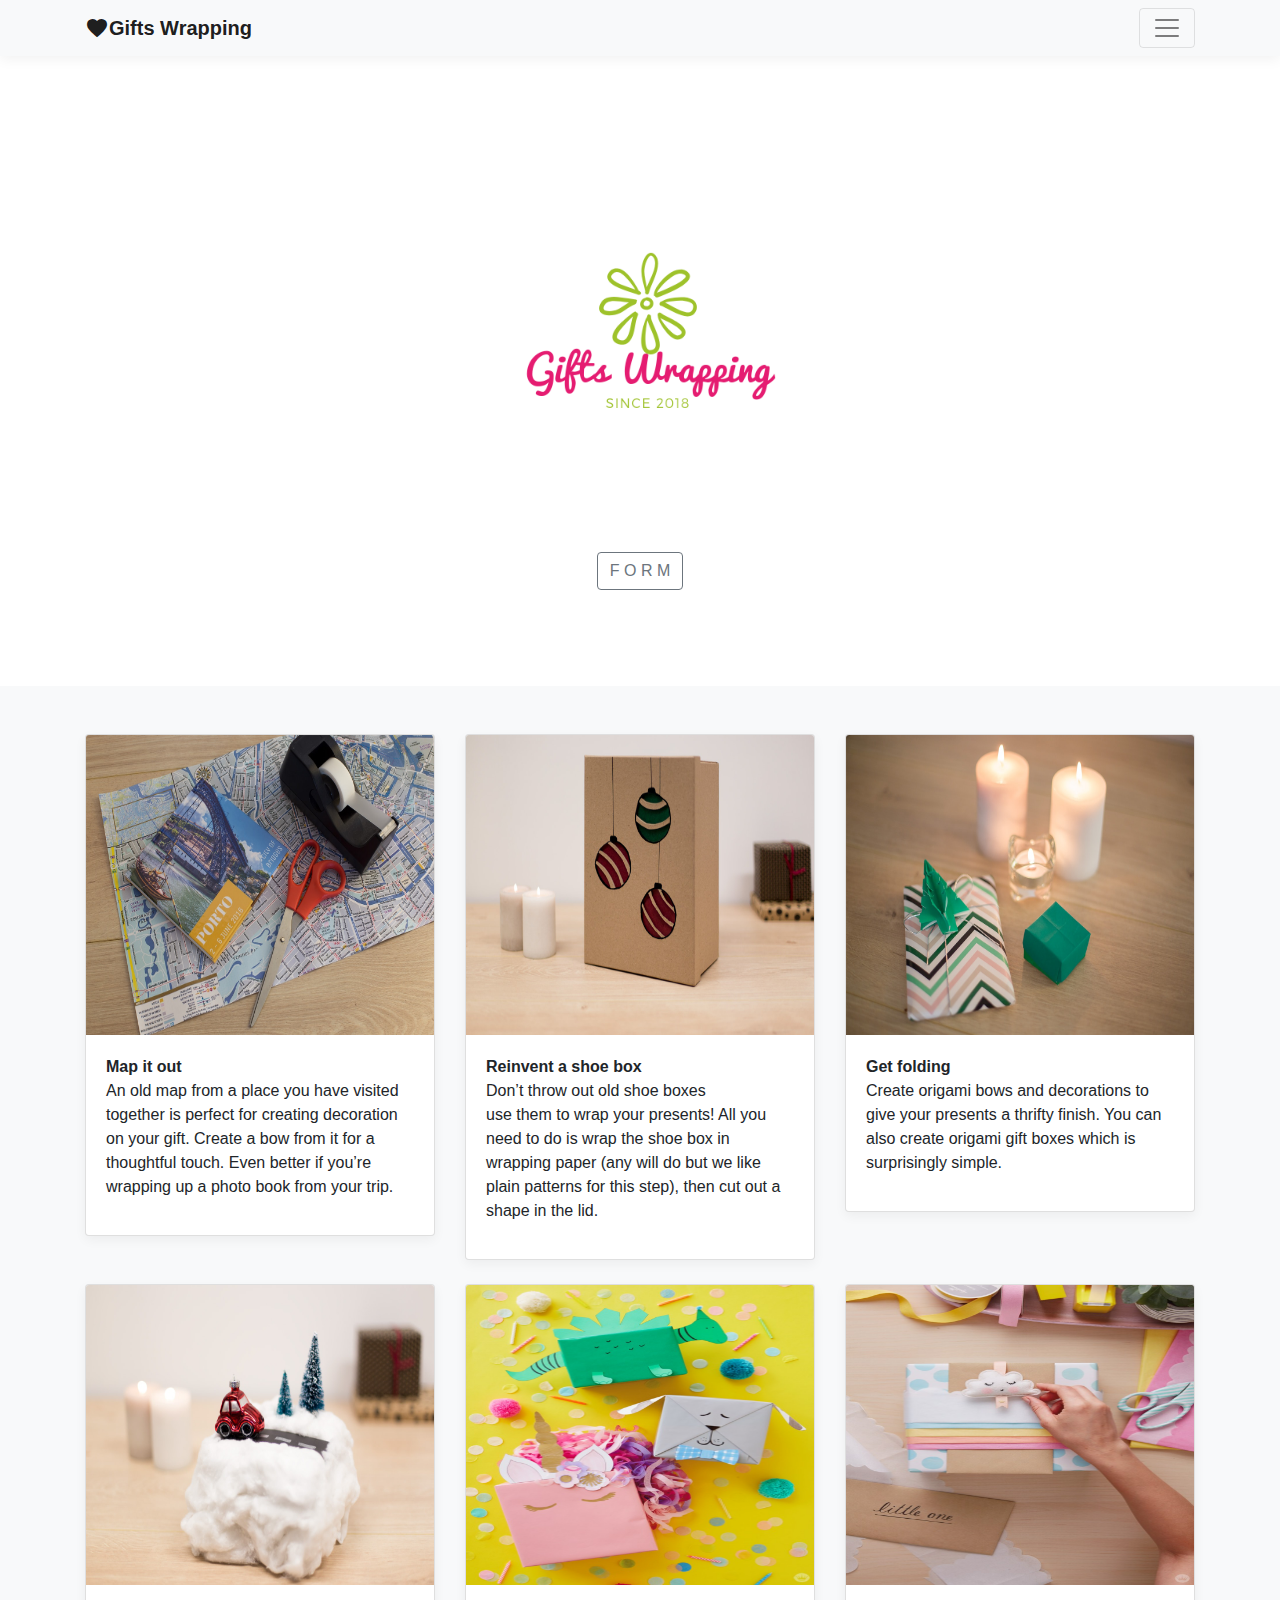
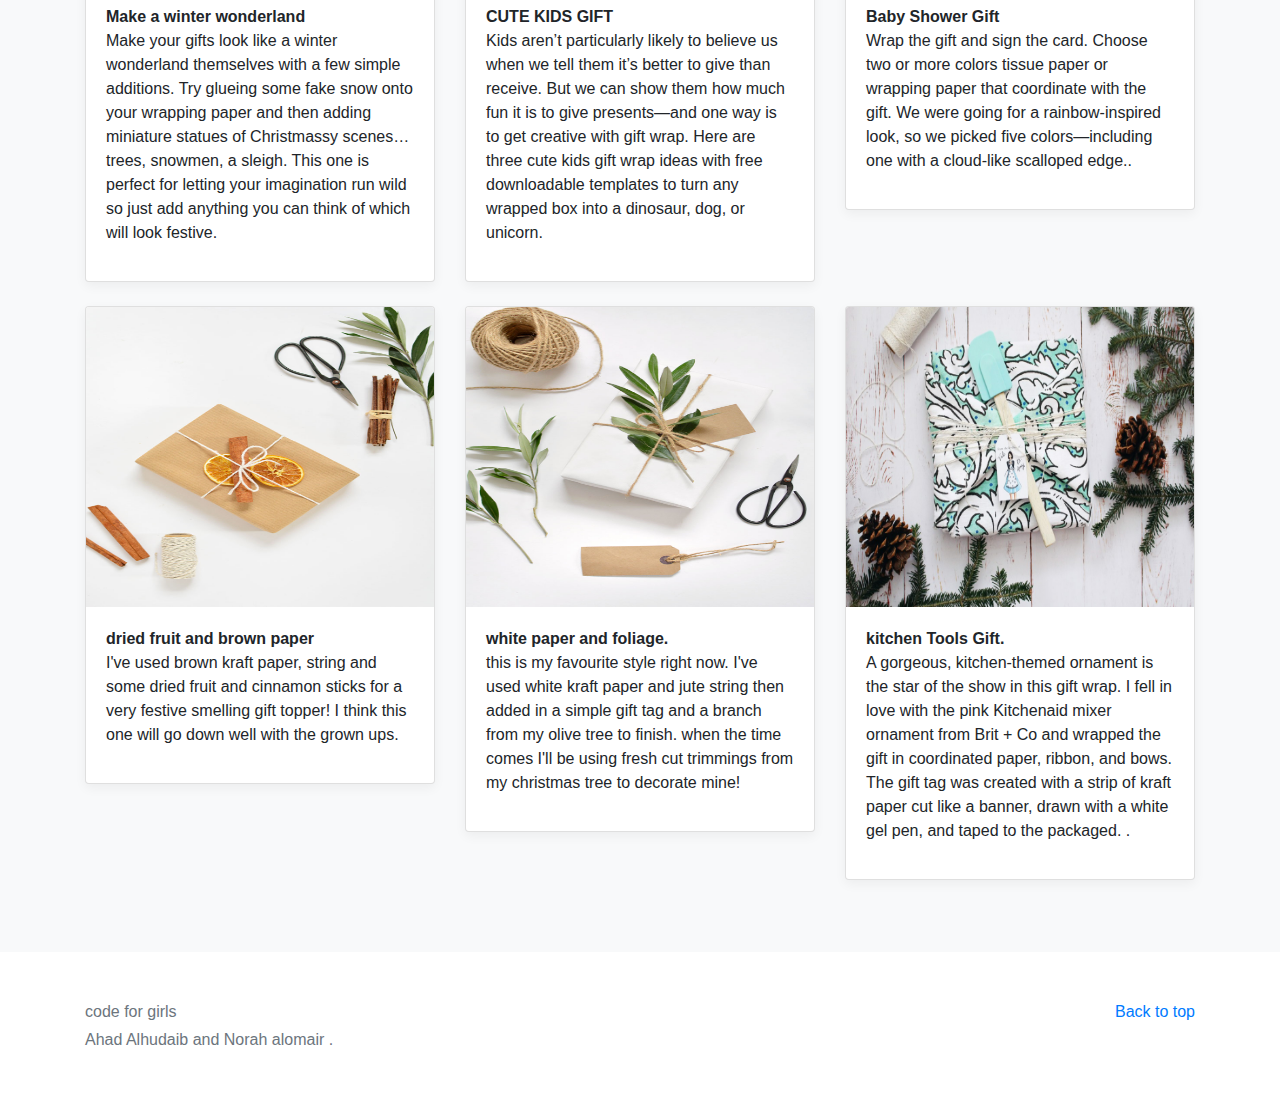
<file: index.html>
<!doctype html>
<html lang="en">
  <head>
    <meta charset="utf-8">
    <meta name="viewport" content="width=device-width, initial-scale=1, shrink-to-fit=no">
    <meta name="description" content="">
    <meta name="author" content="">
    <!-- <link rel="icon" href="../../../../favicon.ico"> -->

    <title> gifts Warpping </title>

    <!-- Bootstrap core CSS -->
    <link href="dist/css/bootstrap.min.css" rel="stylesheet">

    <!-- Custom styles for this template -->
    <link href="album.css" rel="stylesheet">
  </head>

  <body>

    <header>
      <div class="collapse bg-light" id="navbarHeader">
        <div class="container">
          <div class="row">
            <div class="col-sm-8 col-md-7 py-4">
              <h4 class="text-black">About</h4>
              <p class="text-muted">Welcome To The Gifts Wrapping Website. <br> In Our Website You Can Find Ideas About How To Make Creative Gifts <br>We Hope To Find What You Want</p>
            </div>
            <div class="col-sm-4 offset-md-1 py-4">
              <h4 class="text-black">Contact</h4>
              <ul class="list-unstyled">
                <li><a href="#" class="text-black">Follow on Twitter</a></li>
                <!-- <li><a href="#" class="text-black"></a></li> -->
                <li><a href="contact.html" class="text-black"> send Message </a></li>
              </ul>
            </div>
          </div>
        </div>
      </div>
      <div class="navbar navbar-light bg-light box-shadow">
        <div class="container d-flex justify-content-between">
          <a href="#" class="navbar-brand d-flex align-items-center">
<link rel="stylesheet" href="https://fonts.googleapis.com/icon?family=Material+Icons">
            <i class="material-icons">favorite</i>
            <!-- <svg xmlns="http://www.w3.org/2000/svg" width="20" height="20" viewBox="0 0 24 24" fill="none" stroke="currentColor" stroke-width="2" stroke-linecap="round" stroke-linejoin="round" class="mr-2"><path d="M23 19a2 2 0 0 1-2 2H3a2 2 0 0 1-2-2V8a2 2 0 0 1 2-2h4l2-3h6l2 3h4a2 2 0 0 1 2 2z"></path><circle cx="12" cy="13" r="4"></circle></svg> -->
            <strong>Gifts Wrapping</strong>
          </a>
          <button class="navbar-toggler" type="button" data-toggle="collapse" data-target="#navbarHeader" aria-controls="navbarHeader" aria-expanded="false" aria-label="Toggle navigation">
            <span class="navbar-toggler-icon"></span>
          </button>
        </div>
      </div>
    </header>

    <main role="main">

      <section class="jumbotron text-center">
        <div class="container">
          <img class="first" src="IMG_3215.PNG" width="50px" height="50px">
          <!-- <h1 class="jumbotron-heading">Gifts Wwrapping </h1> -->
          <!-- <p class="lead text-muted">Something short and leading about the collection below—its contents, the creator, etc. Make it short and sweet, but not too short so folks don't simply skip over it entirely.</p> -->
          <p>

          <!-- <a href="#" class="btn btn-primary my-2"> form </a> -->

            <!-- <button type="button"class="btn btn-outline-secondary">F O R M</button> -->
<a href="form.html" rel="stylesheet"><button type="button"class="btn btn-outline-secondary">F O R M</button></a>

          </p>
        </div>
      </section>

      <div class="album py-5 bg-light">
        <div class="container">

          <div class="row">
            <div class="col-md-4">
              <div class="card mb-4 box-shadow">
                <img class="card-img-top" img src="gift-wrapping-ideas-maps-1.jpg" alt="Card image cap">
                <div class="card-body">
                  <p class="card-text"> <strong>Map it out</strong> <br> An old map from a place you have visited together is perfect for creating decoration on your gift. Create a bow from it for a thoughtful touch. Even better if you’re wrapping up a photo book from your trip.</p>
                  <div class="d-flex justify-content-between align-items-center">
                    <div class="btn-group">
                      <!-- <button type="button" class="btn btn-sm btn-outline-secondary">View</button> -->
                      <!-- <button type="button" class="btn btn-sm btn-outline-secondary">Edit</button> -->
                    </div>
                    <!-- <small class="text-muted">9 mins</small> -->
                  </div>
                </div>
              </div>
            </div>
            <div class="col-md-4">
              <div class="card mb-4 box-shadow">
                <img class="card-img-top" img src="gift-wrapping-ideas-BaubleBox.jpg" alt="Card image cap">
                <div class="card-body">
                  <p class="card-text"> <strong> Reinvent a shoe box </strong> <br> Don’t throw out old shoe boxes<br> use them to wrap your presents! All you need to do is wrap the shoe box in wrapping paper (any will do but we like plain patterns for this step), then cut out a shape in the lid.</p>
                  <div class="d-flex justify-content-between align-items-center">
                    <div class="btn-group">
                      <!-- <button type="button" class="btn btn-sm btn-outline-secondary">View</button> -->
                      <!-- <button type="button" class="btn btn-sm btn-outline-secondary">Edit</button> -->
                    </div>
                    <!-- <small class="text-muted">9 mins</small> -->
                  </div>
                </div>
              </div>
            </div>
            <div class="col-md-4">
              <div class="card mb-4 box-shadow">
                <img class="card-img-top" img src="gift-wrapping-ideas-origami-1.jpg" alt="Card image cap">
                <div class="card-body">
                  <p class="card-text"> <strong> Get folding </strong> <br> Create origami bows and decorations to give your presents a thrifty finish. You can also create origami gift boxes which is surprisingly simple.</p>
                  <div class="d-flex justify-content-between align-items-center">
                    <div class="btn-group">
                      <!-- <button type="button" class="btn btn-sm btn-outline-secondary">View</button> -->
                      <!-- <button type="button" class="btn btn-sm btn-outline-secondary">Edit</button> -->
                    </div>
                    <!-- <small class="text-muted">9 mins</small> -->
                  </div>
                </div>
              </div>
            </div>

            <div class="col-md-4">
              <div class="card mb-4 box-shadow">
                <img class="card-img-top" img src="gift-wrapping-ideas-winter-wonderland.jpg" alt="Card image cap">
                <div class="card-body">
                  <p class="card-text"><strong> Make a winter wonderland </strong> <br>  Make your gifts look like a winter wonderland themselves with a few simple additions. Try glueing some fake snow onto your wrapping paper and then adding miniature statues of Christmassy scenes… trees, snowmen, a sleigh. This one is perfect for letting your imagination run wild so just add anything you can think of which will look festive.</p>
                  <div class="d-flex justify-content-between align-items-center">
                    <div class="btn-group">
                      <!-- <button type="button" class="btn btn-sm btn-outline-secondary">View</button> -->
                      <!-- <button type="button" class="btn btn-sm btn-outline-secondary">Edit</button> -->
                    </div>
                    <!-- <small class="text-muted">9 mins</small> -->
                  </div>
                </div>
              </div>
            </div>
            <div class="col-md-4">
              <div class="card mb-4 box-shadow">
                <img class="card-img-top" img src="Kids-Animal-Giftwrap-_-thinkmakeshareblog-2.jpg" alt="Card image cap">
                <div class="card-body">
                  <p class="card-text"><strong>
CUTE KIDS GIFT</strong> <br> Kids aren’t particularly likely to believe us when we tell them it’s better to give than receive. But we can show them how much fun it is to give presents—and one way is to get creative with gift wrap. Here are three cute kids gift wrap ideas with free downloadable templates to turn any wrapped box into a dinosaur, dog, or unicorn.</p>
                  <div class="d-flex justify-content-between align-items-center">
                    <div class="btn-group">
                      <!-- <button type="button" class="btn btn-sm btn-outline-secondary">View</button> -->
                      <!-- <button type="button" class="btn btn-sm btn-outline-secondary">Edit</button> -->
                    </div>
                    <!-- <small class="text-muted">9 mins</small> -->
                  </div>
                </div>
              </div>
            </div>
            <div class="col-md-4">
              <div class="card mb-4 box-shadow">
                <img class="card-img-top" img src="Baby-Gift-Wrap-_-thinkmakeshareblog-3.jpg" alt="Card image cap">
                <div class="card-body">
                  <p class="card-text"><strong> Baby Shower Gift </strong> <br>Wrap the gift and sign the card. Choose two or more colors tissue paper or wrapping paper that coordinate with the gift. We were going for a rainbow-inspired look, so we picked five colors—including one with a cloud-like scalloped edge..</p>
                  <div class="d-flex justify-content-between align-items-center">
                    <div class="btn-group">
                      <!-- <button type="button" class="btn btn-sm btn-outline-secondary">View</button> -->
                      <!-- <button type="button" class="btn btn-sm btn-outline-secondary">Edit</button> -->
                    </div>
                    <!-- <small class="text-muted">9 mins</small> -->
                  </div>
                </div>
              </div>
            </div>

            <div class="col-md-4">
              <div class="card mb-4 box-shadow">
                <img class="card-img-top" img src="diy dried fruit gift topper.jpg" alt="Card image cap">
                <div class="card-body">
                  <p class="card-text"><strong> dried fruit and brown paper </strong> <br>I've used brown kraft paper, string and some dried fruit and cinnamon sticks for a very festive smelling gift topper! I think this one will go down well with the grown ups.</p>
                  <div class="d-flex justify-content-between align-items-center">
                    <div class="btn-group">
                      <!-- <button type="button" class="btn btn-sm btn-outline-secondary">View</button>
                      <button type="button" class="btn btn-sm btn-outline-secondary">Edit</button> -->
                    </div>
                    <!-- <small class="text-muted">9 mins</small> -->
                  </div>
                </div>
              </div>
            </div>
            <div class="col-md-4">
              <div class="card mb-4 box-shadow">
                <img class="card-img-top" img src="easy ways to wrap christmas presents.jpg" alt="Card image cap">
                <div class="card-body">
                  <p class="card-text"><strong> white paper and foliage. </strong> <br>this is my favourite style right now. I've used white kraft paper and jute string then added in a simple gift tag and a branch from my olive tree to finish. when the time comes I'll be using fresh cut trimmings from my christmas tree to decorate mine!</p>
                  <div class="d-flex justify-content-between align-items-center">
                    <div class="btn-group">
                      <!-- <button type="button" class="btn btn-sm btn-outline-secondary">View</button>
                      <button type="button" class="btn btn-sm btn-outline-secondary">Edit</button> -->
                    </div>
                    <!-- <small class="text-muted">9 mins</small> -->
                  </div>
                </div>
              </div>
            </div>
            <div class="col-md-4">
              <div class="card mb-4 box-shadow">
                <img class="card-img-top" img src="KKDwrap9-1.jpg" alt="Card image cap">
                <div class="card-body">
                  <p class="card-text"><strong> kitchen Tools Gift. </strong> <br>A gorgeous, kitchen-themed ornament is the star of the show in this gift wrap. I fell in love with the pink Kitchenaid mixer ornament from Brit + Co and wrapped the gift in coordinated paper, ribbon, and bows. The gift tag was created with a strip of kraft paper cut like a banner, drawn with a white gel pen, and taped to the packaged.

.</p>
                  <div class="d-flex justify-content-between align-items-center">
                    <div class="btn-group">
                      <!-- <button type="button" class="btn btn-sm btn-outline-secondary">View</button> -->
                      <!-- <button type="button" class="btn btn-sm btn-outline-secondary">Edit</button> -->
                    </div>
                    <!-- <small class="text-muted">9 mins</small> -->
                  </div>
                </div>
              </div>
            </div>
          </div>
        </div>
      </div>

    </main>

    <footer class="text-muted">
      <div class="container">
        <p class="float-right">
          <a href="#">Back to top </a>
        </p>
         <p>code for girls  </p>
        <p> Ahad Alhudaib and Norah alomair </a>.</p>
      </div>
    </footer>

    <!-- Bootstrap core JavaScript
    ================================================== -->
    <!-- Placed at the end of the document so the pages load faster -->
    <script src="https://code.jquery.com/jquery-3.2.1.slim.min.js" integrity="sha384-KJ3o2DKtIkvYIK3UENzmM7KCkRr/rE9/Qpg6aAZGJwFDMVNA/GpGFF93hXpG5KkN" crossorigin="anonymous"></script>
    <script>window.jQuery || document.write('<script src="assets/js/vendor/jquery-slim.min.js"><\/script>')</script>
    <script src="assets/js/vendor/popper.min.js"></script>
    <script src="dist/js/bootstrap.min.js"></script>
    <script src="/assets/js/vendor/holder.min.js"></script>
  </body>
</html>
</file>
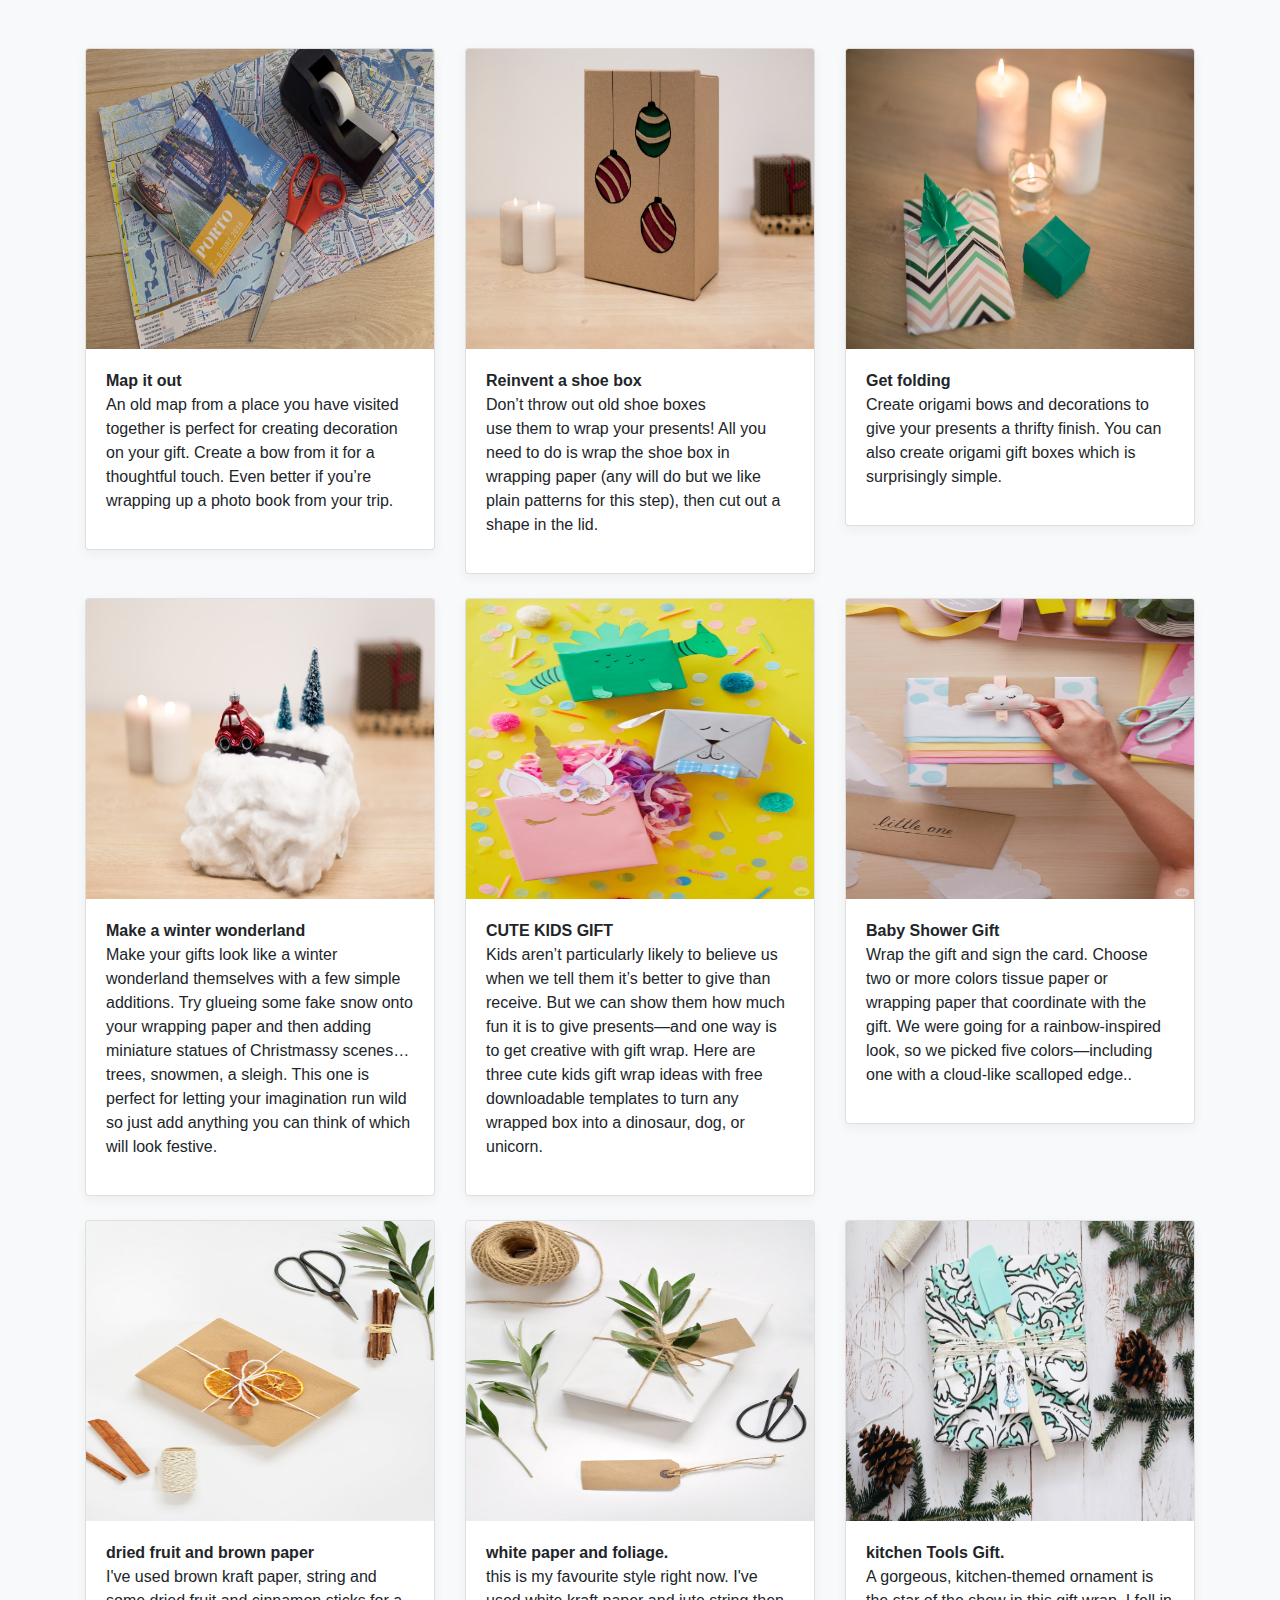
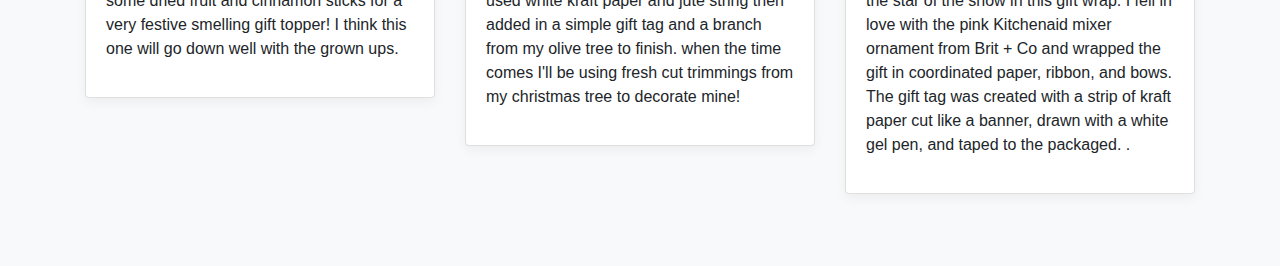
<file: card.html>
<html>


<body>


<head>

    <link href="dist/css/bootstrap.min.css" rel="stylesheet">
<link href="album.css" rel="stylesheet">

</head>



<main role="main">



  <div class="album py-5 bg-light">
    <div class="container">

      <div class="row">
        <div class="col-md-4">
          <div class="card mb-4 box-shadow">
            <img class="card-img-top" id='card1'src="gift-wrapping-ideas-maps-1.jpg" alt="Card image cap">
            <div class="card-body">
              <p class="card-text"> <strong>Map it out</strong> <br> An old map from a place you have visited together is perfect for creating decoration on your gift. Create a bow from it for a thoughtful touch. Even better if you’re wrapping up a photo book from your trip.</p>
              <div class="d-flex justify-content-between align-items-center">
                <div class="btn-group">
                  <!-- <button type="button" class="btn btn-sm btn-outline-secondary">View</button> -->
                  <!-- <button type="button" class="btn btn-sm btn-outline-secondary">Edit</button> -->
                </div>
                <!-- <small class="text-muted">9 mins</small> -->
              </div>
            </div>
          </div>
        </div>
        <div class="col-md-4">
          <div class="card mb-4 box-shadow">
            <img class="card-img-top" img id='card2'src="gift-wrapping-ideas-BaubleBox.jpg" alt="Card image cap">
            <div class="card-body">
              <p class="card-text"> <strong> Reinvent a shoe box </strong> <br> Don’t throw out old shoe boxes<br> use them to wrap your presents! All you need to do is wrap the shoe box in wrapping paper (any will do but we like plain patterns for this step), then cut out a shape in the lid.</p>
              <div class="d-flex justify-content-between align-items-center">
                <div class="btn-group">
                  <!-- <button type="button" class="btn btn-sm btn-outline-secondary">View</button> -->
                  <!-- <button type="button" class="btn btn-sm btn-outline-secondary">Edit</button> -->
                </div>
                <!-- <small class="text-muted">9 mins</small> -->
              </div>
            </div>
          </div>
        </div>
        <div class="col-md-4">
          <div class="card mb-4 box-shadow">
            <img class="card-img-top" img id='card3'src="gift-wrapping-ideas-origami-1.jpg" alt="Card image cap">
            <div class="card-body">
              <p class="card-text"> <strong> Get folding </strong> <br> Create origami bows and decorations to give your presents a thrifty finish. You can also create origami gift boxes which is surprisingly simple.</p>
              <div class="d-flex justify-content-between align-items-center">
                <div class="btn-group">
                  <!-- <button type="button" class="btn btn-sm btn-outline-secondary">View</button> -->
                  <!-- <button type="button" class="btn btn-sm btn-outline-secondary">Edit</button> -->
                </div>
                <!-- <small class="text-muted">9 mins</small> -->
              </div>
            </div>
          </div>
        </div>

        <div class="col-md-4">
          <div class="card mb-4 box-shadow">
            <img class="card-img-top" img id='card4'src="gift-wrapping-ideas-winter-wonderland.jpg" alt="Card image cap">
            <div class="card-body">
              <p class="card-text"><strong> Make a winter wonderland </strong> <br>  Make your gifts look like a winter wonderland themselves with a few simple additions. Try glueing some fake snow onto your wrapping paper and then adding miniature statues of Christmassy scenes… trees, snowmen, a sleigh. This one is perfect for letting your imagination run wild so just add anything you can think of which will look festive.</p>
              <div class="d-flex justify-content-between align-items-center">
                <div class="btn-group">
                  <!-- <button type="button" class="btn btn-sm btn-outline-secondary">View</button> -->
                  <!-- <button type="button" class="btn btn-sm btn-outline-secondary">Edit</button> -->
                </div>
                <!-- <small class="text-muted">9 mins</small> -->
              </div>
            </div>
          </div>
        </div>
        <div class="col-md-4">
          <div class="card mb-4 box-shadow">
            <img class="card-img-top" id='card5'src="Kids-Animal-Giftwrap-_-thinkmakeshareblog-2.jpg" alt="Card image cap">
            <div class="card-body">
              <p class="card-text"><strong>
CUTE KIDS GIFT</strong> <br> Kids aren’t particularly likely to believe us when we tell them it’s better to give than receive. But we can show them how much fun it is to give presents—and one way is to get creative with gift wrap. Here are three cute kids gift wrap ideas with free downloadable templates to turn any wrapped box into a dinosaur, dog, or unicorn.</p>
              <div class="d-flex justify-content-between align-items-center">
                <div class="btn-group">
                  <!-- <button type="button" class="btn btn-sm btn-outline-secondary">View</button> -->
                  <!-- <button type="button" class="btn btn-sm btn-outline-secondary">Edit</button> -->
                </div>
                <!-- <small class="text-muted">9 mins</small> -->
              </div>
            </div>
          </div>
        </div>
        <div class="col-md-4">
          <div class="card mb-4 box-shadow">
            <img class="card-img-top" id='card6'src="Baby-Gift-Wrap-_-thinkmakeshareblog-3.jpg" alt="Card image cap">
            <div class="card-body">
              <p class="card-text"><strong> Baby Shower Gift </strong> <br>Wrap the gift and sign the card. Choose two or more colors tissue paper or wrapping paper that coordinate with the gift. We were going for a rainbow-inspired look, so we picked five colors—including one with a cloud-like scalloped edge..</p>
              <div class="d-flex justify-content-between align-items-center">
                <div class="btn-group">
                  <!-- <button type="button" class="btn btn-sm btn-outline-secondary">View</button> -->
                  <!-- <button type="button" class="btn btn-sm btn-outline-secondary">Edit</button> -->
                </div>
                <!-- <small class="text-muted">9 mins</small> -->
              </div>
            </div>
          </div>
        </div>

        <div class="col-md-4">
          <div class="card mb-4 box-shadow">
            <img class="card-img-top" img id='card7'src="diy dried fruit gift topper.jpg" alt="Card image cap">
            <div class="card-body">
              <p class="card-text"><strong> dried fruit and brown paper </strong> <br>I've used brown kraft paper, string and some dried fruit and cinnamon sticks for a very festive smelling gift topper! I think this one will go down well with the grown ups.</p>
              <div class="d-flex justify-content-between align-items-center">
                <div class="btn-group">
                  <!-- <button type="button" class="btn btn-sm btn-outline-secondary">View</button>
                  <button type="button" class="btn btn-sm btn-outline-secondary">Edit</button> -->
                </div>
                <!-- <small class="text-muted">9 mins</small> -->
              </div>
            </div>
          </div>
        </div>
        <div class="col-md-4">
          <div class="card mb-4 box-shadow">
            <img class="card-img-top" img id='card8' src="easy ways to wrap christmas presents.jpg" alt="Card image cap">
            <div class="card-body">
              <p class="card-text"><strong> white paper and foliage. </strong> <br>this is my favourite style right now. I've used white kraft paper and jute string then added in a simple gift tag and a branch from my olive tree to finish. when the time comes I'll be using fresh cut trimmings from my christmas tree to decorate mine!</p>
              <div class="d-flex justify-content-between align-items-center">
                <div class="btn-group">
                  <!-- <button type="button" class="btn btn-sm btn-outline-secondary">View</button>
                  <button type="button" class="btn btn-sm btn-outline-secondary">Edit</button> -->
                </div>
                <!-- <small class="text-muted">9 mins</small> -->
              </div>
            </div>
          </div>
        </div>
        <div class="col-md-4">
          <div class="card mb-4 box-shadow">
            <img class="card-img-top" img id='card9' src="KKDwrap9-1.jpg" alt="Card image cap">
            <div class="card-body">
              <p class="card-text"><strong> kitchen Tools Gift. </strong> <br>A gorgeous, kitchen-themed ornament is the star of the show in this gift wrap. I fell in love with the pink Kitchenaid mixer ornament from Brit + Co and wrapped the gift in coordinated paper, ribbon, and bows. The gift tag was created with a strip of kraft paper cut like a banner, drawn with a white gel pen, and taped to the packaged.

.</p>
              <div class="d-flex justify-content-between align-items-center">
                <div class="btn-group">
                  <!-- <button type="button" class="btn btn-sm btn-outline-secondary">View</button> -->
                  <!-- <button type="button" class="btn btn-sm btn-outline-secondary">Edit</button> -->
                </div>
                <!-- <small class="text-muted">9 mins</small> -->
              </div>
            </div>
          </div>
        </div>
      </div>
    </div>
  </div>

</main>







</body>

</html>
</file>
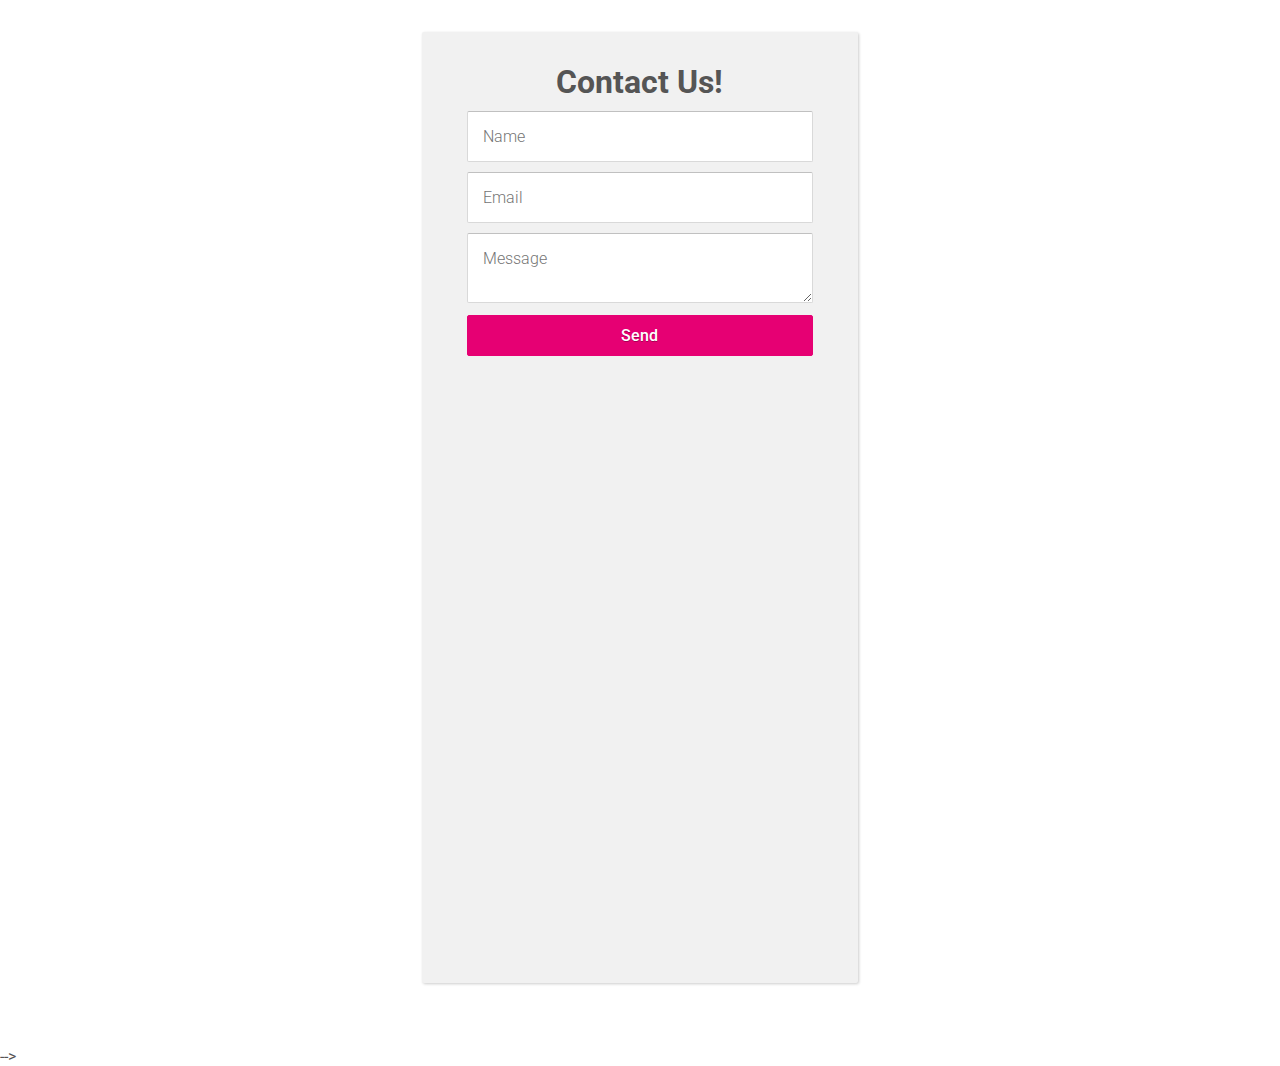
<file: contact.html>
<html>


<head>

<link rel="stylesheet" href="contact.css">
</head>
<body>
<form action="">
  <h1>Contact Us!</h1>
<!-- <p>Say Hello! Or whatever you want!</p> -->
  <div id="logo" class="icon-ic-drafts-24px"></div>
  <input name="name" type="text"
placeholder="Name" id="name" required/>

  <input name="email" type="email"
placeholder="Email" id="email" required/>

  <textarea name="text" placeholder="Message"></textarea>

  <!-- <div class="checkbox"> <lable><input type="checkbox" class="human_veryfication" />Yes, I'm Human!</lable></div> -->

   <input type="submit" value="Send" id="button-blue"/>
</form>

<!-- <footer>
   <p class="icon-twitter-outline"><a href="https://www.twitter.com/MayurElbhar">@mayurelbhar</a></p>
</footer> --> -->
<link href="https://fontastic.s3.amazonaws.com/qXDGBpBG6AawYwtmYPpQBb/icons.css" rel="stylesheet">
</body>
</html>
</file>
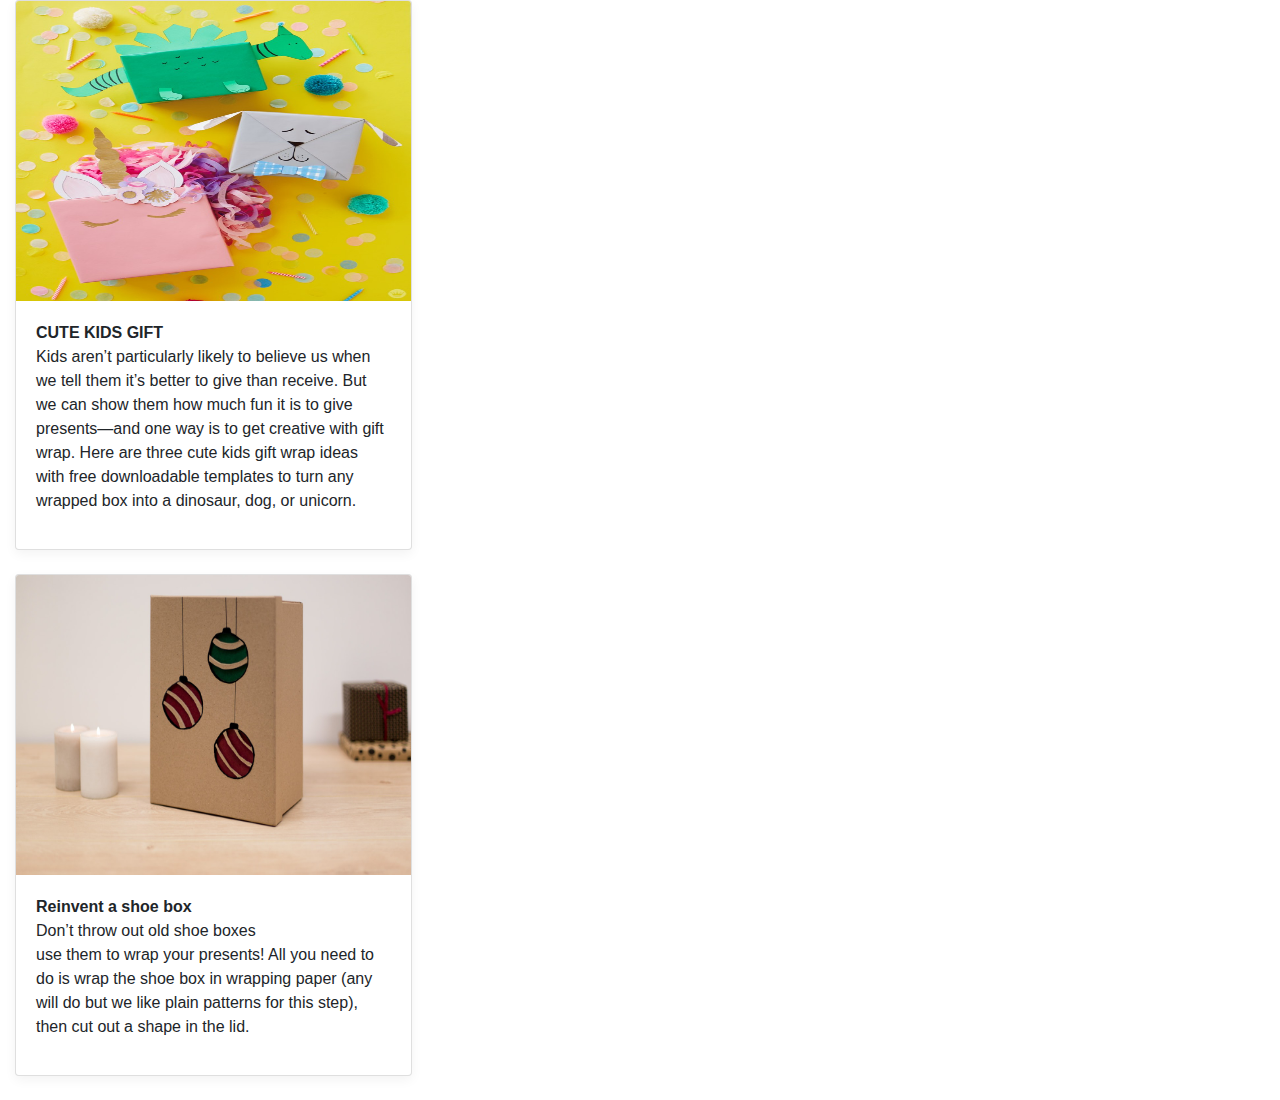
<file: eid.html>
<html>




<head>

    <link href="dist/css/bootstrap.min.css" rel="stylesheet">
<link href="album.css" rel="stylesheet">

</head>
<body>
<main role="main">

<div class="col-md-4">
  <div class="card mb-4 box-shadow">
    <img class="card-img-top" img src="Kids-Animal-Giftwrap-_-thinkmakeshareblog-2.jpg" alt="Card image cap">
    <div class="card-body">
      <p class="card-text"><strong>
CUTE KIDS GIFT</strong> <br> Kids aren’t particularly likely to believe us when we tell them it’s better to give than receive. But we can show them how much fun it is to give presents—and one way is to get creative with gift wrap. Here are three cute kids gift wrap ideas with free downloadable templates to turn any wrapped box into a dinosaur, dog, or unicorn.</p>
      <div class="d-flex justify-content-between align-items-center">
        <div class="btn-group">
          <!-- <button type="button" class="btn btn-sm btn-outline-secondary">View</button> -->
          <!-- <button type="button" class="btn btn-sm btn-outline-secondary">Edit</button> -->
        </div>
        <!-- <small class="text-muted">9 mins</small> -->
      </div>
    </div>
  </div>
</div>

<div class="col-md-4">
  <div class="card mb-4 box-shadow">
    <img class="card-img-top" img src="gift-wrapping-ideas-BaubleBox.jpg" alt="Card image cap">
    <div class="card-body">
      <p class="card-text"> <strong> Reinvent a shoe box </strong> <br> Don’t throw out old shoe boxes<br> use them to wrap your presents! All you need to do is wrap the shoe box in wrapping paper (any will do but we like plain patterns for this step), then cut out a shape in the lid.</p>
      <div class="d-flex justify-content-between align-items-center">
        <div class="btn-group">
          <!-- <button type="button" class="btn btn-sm btn-outline-secondary">View</button> -->
          <!-- <button type="button" class="btn btn-sm btn-outline-secondary">Edit</button> -->
        </div>
        <!-- <small class="text-muted">9 mins</small> -->
      </div>
    </div>
  </div>
</div>






    </main>


</body>









</html>
</file>
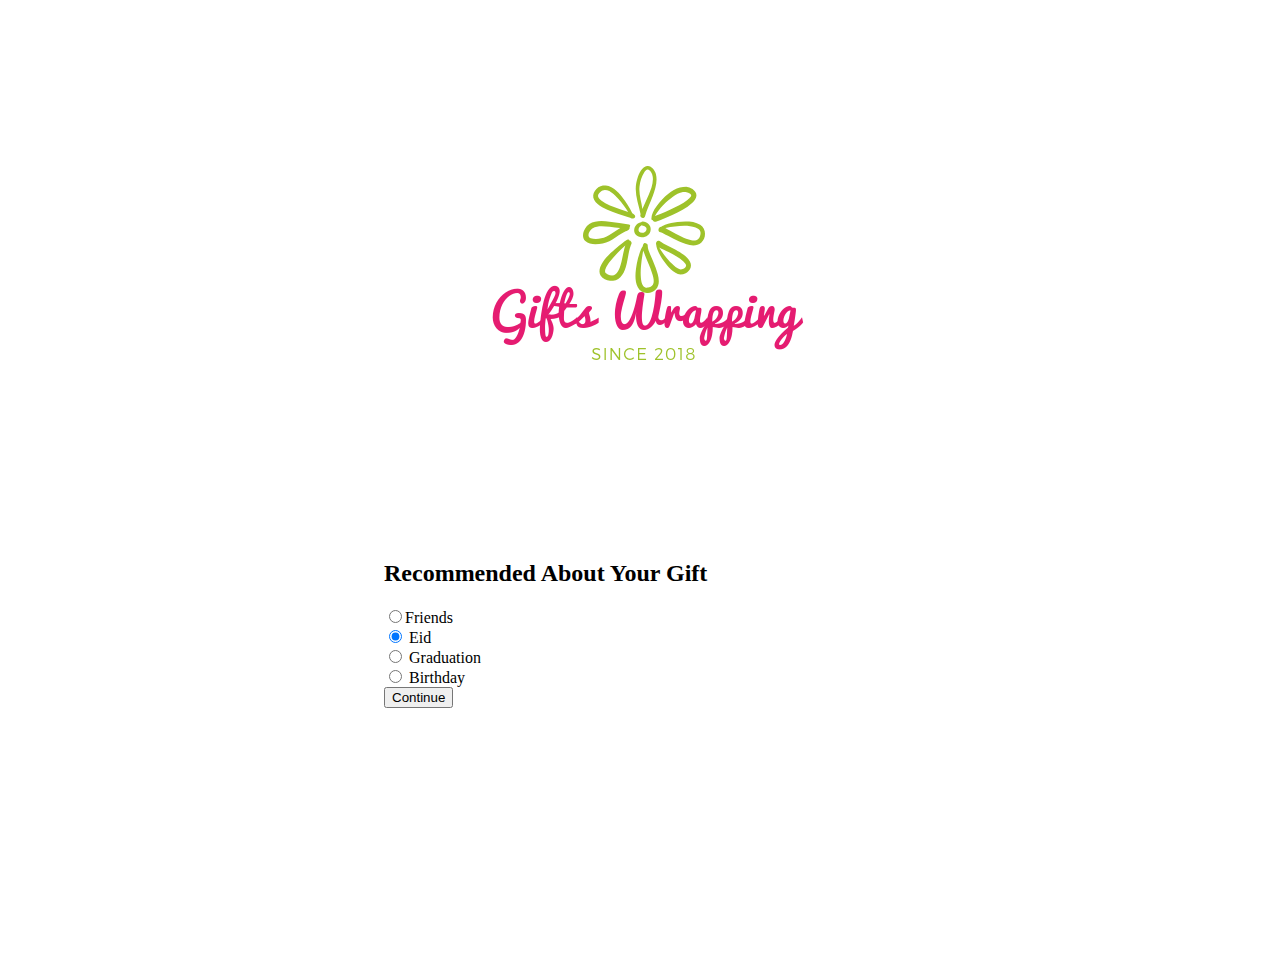
<file: form.HTML>
<HTML>


<head>

 <link rel="stylesheet" href="formcss.css">
</head>



<body>
  <form>
        <img class="first" src="IMG_3215.PNG" width="500px" height="500px">

<h2> Recommended About Your Gift </h2>

<!--
<div class="form-check">
  <input class="form-check-input" type="radio" name="exampleRadios" id="exampleRadios1" value="option1" checked>
  <label class="form-check-label" for="exampleRadios1">
    Friends
  </label>
</div>
<div class="form-check">
  <input class="form-check-input" type="radio" name="exampleRadios" id="exampleRadios2" value="option2">
  <label class="form-check-label" for="exampleRadios2">
    Eid
  </label>
</div>
<div class="form-check disabled">
  <input class="form-check-input" type="radio" name="exampleRadios" id="exampleRadios3" value="option3" disabled>
  <label class="form-check-label" for="exampleRadios3">
    Graduation
  </label>
</div>
<div class="form-check disabled">
  <input class="form-check-input" type="radio" name="exampleRadios" id="exampleRadios3" value="option3" disabled>
  <label class="form-check-label" for="exampleRadios3">
    Birthday
  </label>
</div>
<div class="form-check disabled">
  <input class="form-check-input" type="radio" name="exampleRadios" id="exampleRadios3" value="option3" disabled>
  <label class="form-check-label" for="exampleRadios3">
    Wedding
  </label>
</div>


    <br> <button type="button" class="btn btn-outline-secondary" > submit </button >



</div> -->


<input type="radio" name="button" value="option 1" data-href="friends.html" checked />Friends<br>

<input type="radio" name="button" value="option 2" data-href="eid.html"  checked />   Eid <br>

<input type="radio" name="op3" value="option 3"/>   Graduation <br>

<input type="radio" name="op4" value="option 4"/>   Birthday <br>


<input type="submit" value="Continue" id="btnFormSubmit">


<script>

var submit = document.getElementById('btnFormSubmit');
submit.addEventListener('click', submitForm);

function submitForm(event){
event.preventDefault();
event.stopPropagation();

var href = '',
inputs = this.parentNode.getElementsByTagName('input')
    for(var i=0;i<inputs.length;i++){
         if(inputs[i].getAttribute('name') == 'button' && inputs[i].checked){
             href = inputs[i].getAttribute('data-href');
             window.location = href;
         }
    }
}

// $("#submit").on("click", function(){
//   console.log("YESS");
//     var radioSelected = $("input[name=op1]").val();
//     if(radioSelected == "option 1"){
//
//      document.getElementById('card1').img.style.visibility = (visible ? 'visible' : 'hidden');
//      window.location.href = "card.html";
//     }
//
//     // else if(radioSelected == "option 2"){
//     //
//     //  document.getElementById('card2').src='';
//     //
//     // }
//     //
//     // else if(radioSelected == "option 3"){
//     //
//     //  document.getElementById('card3').src='';
//     //
//     // }
//     //
//     // else (radioSelected == "option 4"){
//     //
//     //   document.getElementById('card4').src='';
//     //
//     // }
//
//
//
// }); </script>

</form>
</body>


</HTML>
</file>
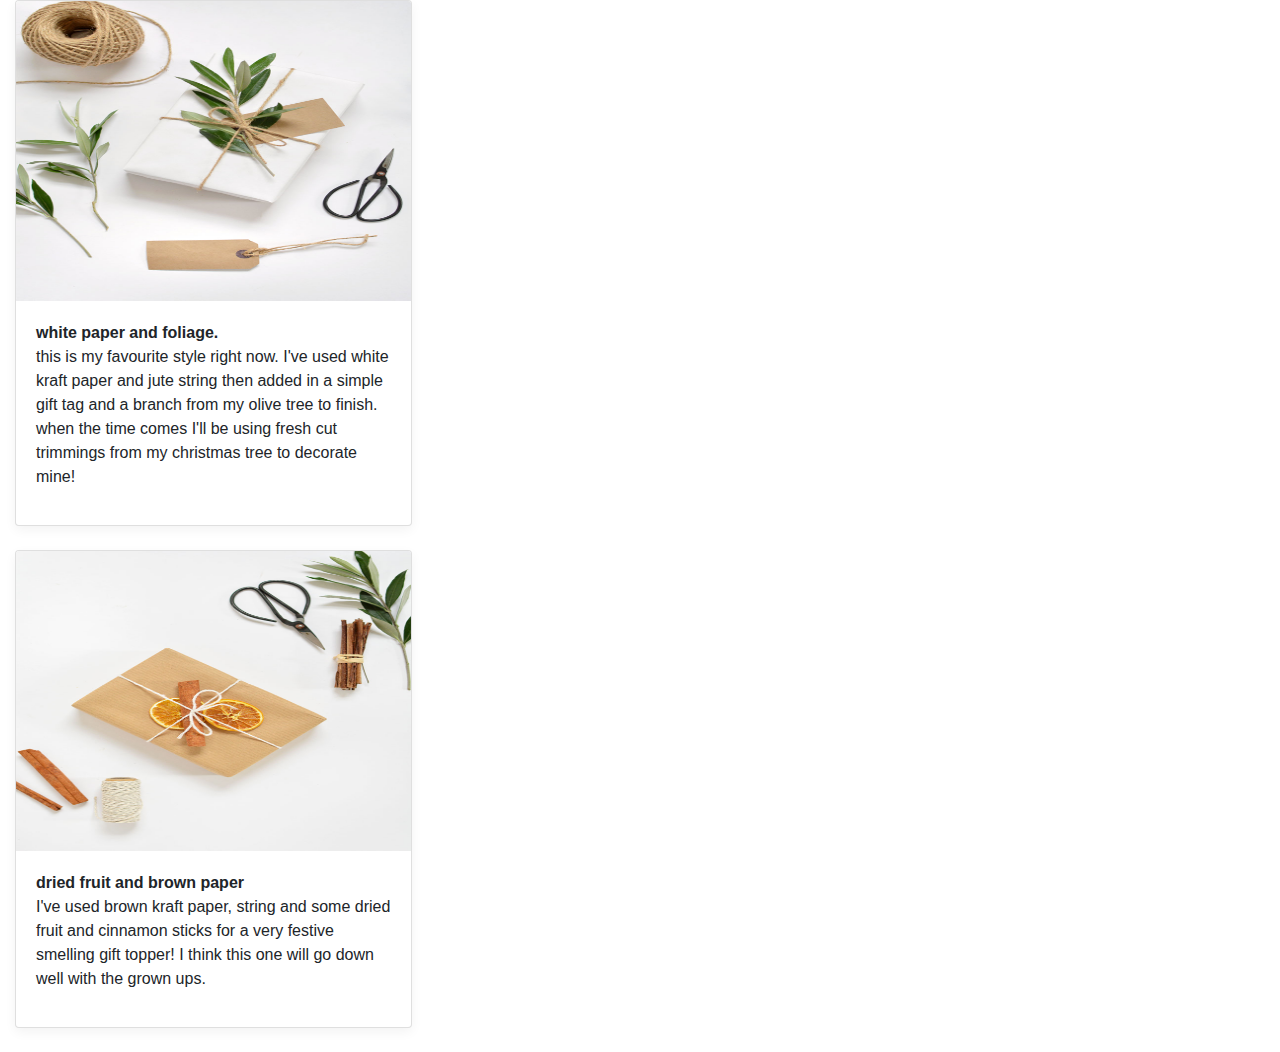
<file: friends.html>
<html>

<body>


  <head>

      <link href="dist/css/bootstrap.min.css" rel="stylesheet">
  <link href="album.css" rel="stylesheet">

  </head>

<main role="main">


<div class="col-md-4">
  <div class="card mb-4 box-shadow">
    <img class="card-img-top" img src="easy ways to wrap christmas presents.jpg" alt="Card image cap">
    <div class="card-body">
      <p class="card-text"><strong> white paper and foliage. </strong> <br>this is my favourite style right now. I've used white kraft paper and jute string then added in a simple gift tag and a branch from my olive tree to finish. when the time comes I'll be using fresh cut trimmings from my christmas tree to decorate mine!</p>
      <div class="d-flex justify-content-between align-items-center">
        <div class="btn-group">
          <!-- <button type="button" class="btn btn-sm btn-outline-secondary">View</button>
          <button type="button" class="btn btn-sm btn-outline-secondary">Edit</button> -->
        </div>
        <!-- <small class="text-muted">9 mins</small> -->
      </div>
    </div>
  </div>
</div>

<div class="col-md-4">
  <div class="card mb-4 box-shadow">
    <img class="card-img-top" img src="diy dried fruit gift topper.jpg" alt="Card image cap">
    <div class="card-body">
      <p class="card-text"><strong> dried fruit and brown paper </strong> <br>I've used brown kraft paper, string and some dried fruit and cinnamon sticks for a very festive smelling gift topper! I think this one will go down well with the grown ups.</p>
      <div class="d-flex justify-content-between align-items-center">
        <div class="btn-group">
          <!-- <button type="button" class="btn btn-sm btn-outline-secondary">View</button>
          <button type="button" class="btn btn-sm btn-outline-secondary">Edit</button> -->
        </div>
        <!-- <small class="text-muted">9 mins</small> -->
      </div>
<!-- <div class="col-md-4">
  <div class="card mb-4 box-shadow">
    <img class="card-img-top" img src="KKDwrap9-1.jpg" alt="Card image cap">
    <div class="card-body">
      <p class="card-text"><strong> kitchen Tools Gift. </strong> <br>A gorgeous, kitchen-themed ornament is the star of the show in this gift wrap. I fell in love with the pink Kitchenaid mixer ornament from Brit + Co and wrapped the gift in coordinated paper, ribbon, and bows. The gift tag was created with a strip of kraft paper cut like a banner, drawn with a white gel pen, and taped to the packaged.

.</p>
      <div class="d-flex justify-content-between align-items-center">
        <div class="btn-group">
          <! <button type="button" class="btn btn-sm btn-outline-secondary">View</button> -->
          <!-- <button type="button" class="btn btn-sm btn-outline-secondary">Edit</button> -->
        </div>
        <!-- <small class="text-muted">9 mins</small> -->
      </div>
    </div>
  </div>



</main>





</body>




</html>
</file>
<file: album.css>
:root {
  --jumbotron-padding-y: 3rem;
}

.jumbotron {
  padding-top: var(--jumbotron-padding-y);
  padding-bottom: var(--jumbotron-padding-y);
  margin-bottom: 0;
  background-color: #fff;
}
@media (min-width: 768px) {
  .jumbotron {
    padding-top: calc(var(--jumbotron-padding-y) * 2);
    padding-bottom: calc(var(--jumbotron-padding-y) * 2);
  }
}

.jumbotron p:last-child {
  margin-bottom: 0;
}

.jumbotron-heading {
  font-weight: 300;

}

.jumbotron .container {
  max-width: 40rem;
  color: #e60073 ;

}

footer {
  padding-top: 3rem;
  padding-bottom: 3rem;

}

footer p {
  margin-bottom: .25rem;
  /* color: #e60073 ; */
}

.box-shadow { box-shadow: 0 .25rem .75rem rgba(0, 0, 0, .05); }


img{
      width: 50px;
      height: 300px;
}

.first{
  width: 400px;
  height:400px;
}
</file>
<file: contact.css>
@import url(https://fonts.googleapis.com/css?family=Roboto:500,400,300italic,300,400italic,100,100italic);
* {
  margin: 0;
  padding: 0;
  transition: all 0.5s;
  font-family: 'Roboto', sans-serif;
  color: #555;
}
body {
  background: #fff;
}




form {
  width: 30%;
  height: 100%;
  background: #f1f1f1;
  margin: 5% 33%;
  padding: 2%;

  border-radius: 2px;
  box-shadow: 1px 1px 3px rgba(0,0,0,0.2);
  display: block;
  margin-top: 2em;
}



h1 {
  text-align: center;
  margin-top: 5px;
}

p {
  text-align: center;
  margin-bottom: 1em;
}

#logo {
  font-size: 50px;
  text-align: center;
  color: #e60073;
}

form input, textarea {
   border-radius: 2px;
  width: 90%;
display: block;
  font-size: 16px;
  font-weight: 300;
  margin-left: 5%;
  margin-right: 5%;
  margin-top: 10px;
  border: 1px solid #eceff1;
  padding: 15px;
  z-index: 1;
position: relative;
  -moz-box-sizing: border-box;
-webkit-box-sizing: border-box;
box-sizing: border-box;
background: #fff;
border: 1px solid #d9d9d9;
border-top: 1px solid #c0c0c0;
}

[type="submit"] {
  border: 1px solid #e60073;
color: #fff;
 padding: 10px;
text-shadow: 0 1px rgba(0,0,0,0.3);
background-color: #e60073;
background-image: -webkit-linear-gradient(top,#e60073,#e60073);
  margin-top: 12px;
  font-weight: 500;
}

[type="submit"]:hover {
border-color: #e60073;
color: #fff;
cursor: pointer;
-o-transition: all 0.2s;
-moz-transition: all 0.3s;
-webkit-transition: all 0.2s;
transition: all 0.2s;
background-color: #e60073;
background-image: -webkit-linear-gradient(top,#e60073,#e60073);
background-image: -moz-linear-gradient(top,#4c8ffc,#4889f0);
background-image: -ms-linear-gradient(top,#4c8ffc,#4889f0);
background-image: -o-linear-gradient(top,#4c8ffc,#4889f0);
background-image: linear-gradient(top,#4c8ffc,#4889f0);
-moz-box-shadow: 0 1px 1px rgba(0,0,0,0.1);
-webkit-box-shadow: 0 1px 1px rgba(0,0,0,0.1);
box-shadow: 0 1px 1px rgba(0,0,0,0.1);
  }


footer {
  text-align: center;
  margin-top: -20px;

  p {
    color: #e60073;
    padding-bottom: -5px;
    font-size: 16px;
  }

  a {
    border-bottom: 1px dashed #e60073;
    text-decoration: none;
    margin-left: 5px;
  }

}

.checkbox {
  padding: 8px;
  margin-top: 8px;
}


.human_veryfication {
  float: left;
  margin-left: -60px;
  margin-top: 5px;
}

lable {
  margin-left: -180px;
}


@media only screen and (max-width: 800px) {
	form {
		left: 3%;
		margin-right: 3%;
		width: 88%;
		margin-left: 3%;
		padding-left: 3%;
		padding-right: 3%;
	}
}
</file>
<file: formcss.css>
body {
    font-family: Arial, sans-serif color:#e60073;
    position:relative;
    background:#ffff;
    height:100%;
    padding:40px 30%;
    margin:0;

}
 button{
   font-family: Arial, sans-serif,;
   font-size: 13px;
   background: #fff ;
   margin: 50px;
   width: 100px;
   height: 20px;
   color:#e60073;




}
</file>
